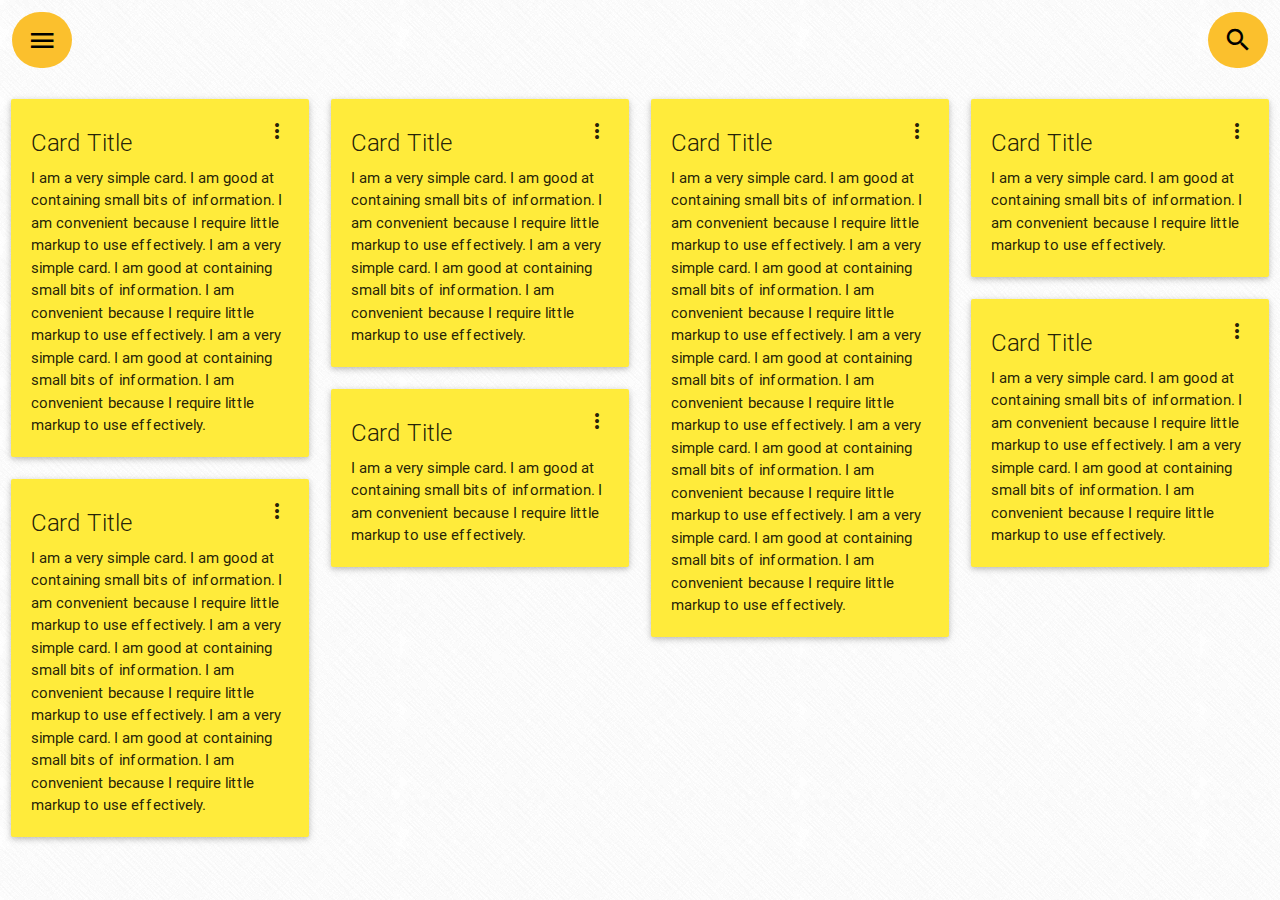
<file: previous_index.html>
<!DOCTYPE html>
<html lang="en">
<head>
    <meta charset="UTF-8">
    <title>Accueil</title>
    <link rel="stylesheet" href="css/materialize.min.css">
    <link rel="stylesheet" href="css/custom-css.css">
    <link href="https://fonts.googleapis.com/icon?family=Material+Icons" rel="stylesheet">

</head>
<body>


    <nav class="transparent z-depth-0">

        <ul class="right">
            <li><a href="#" class="open-searchbar"><i class="material-icons">search</i></a></li>
        </ul>

        <ul id="slide-out" class="side-nav">
            <li><a href="create_note.html">Add a note</a></li>
            <li><a href="map.html">View users location</a></li>
        </ul>

        <ul class="left">
            <li> <a href="#" data-activates="slide-out" class="open-sidenav"><i class="mdi-navigation-menu"></i></a></li>
        </ul>
    </nav>

    <div class="modal" id="modal1" style="z-index: 1003;">
        <div class="modal-content">
            <h4>Choisir PC/portable pour transfert</h4>
            <p>
                <ul>
                    <li class="transfert_to_device" style="cursor:pointer;">PC 1</li>
                    <li class="transfert_to_device" style="cursor:pointer;">Portable 1</li>
                </ul>
            </p>
        </div>
    </div>

    <div class="modal" id="modal2" style="z-index: 1003;">
        <div class="modal-content">
            <h4>Allow user(s) to edit this note</h4>
            <p>
                <ul>
                    <li style="cursor:pointer;">
                        <input type="checkbox" class="filled-in" id="checkbox1" />
                        <label for="checkbox1">Jean Michel</label>
                    </li>
                    <li style="cursor:pointer;">
                        <input type="checkbox" class="filled-in" id="checkbox2" />
                        <label for="checkbox2">Jean Luc</label>
                    </li>
                    <li style="cursor:pointer;">
                        <input type="checkbox" class="filled-in" id="checkbox3" />
                        <label for="checkbox3">Jean Paul</label>
                    </li>
                </ul>
            </p>
        </div>
        <div class="modal-footer">
            <button class="btn add_editor_choice">Add</button>
        </div>
    </div>
    

    <div class="modal" id="modal3" style="z-index: 1003;">
        <div class="modal-content">
            <h4>Users allowed to edit this note</h4>
            <p>
                <ul>
                    <li class="add_editor_choice" style="cursor:pointer;">Michel</li>
                    <li class="add_editor_choice" style="cursor:pointer;">Luc</li>
                    <li class="add_editor_choice" style="cursor:pointer;">Paul</li>
                </ul>
            </p>
        </div>
        <div class="modal-footer">
            <button class="btn remove_rights">Remove rights</button>
            <button class="btn close_view_editors">Close</button>
        </div>
    </div>

    <div class="modal bottom-sheet" id="modal4" style="z-index: 1003;">
        <div class="modal-content">
            <h4>Rate this note</h4>
            <p>
                <div class="rating rating_stars">
                    <span>☆</span><span>☆</span><span>☆</span><span>☆</span><span>☆</span>
                </div>
            </p>
        </div>
    </div>

    <!-- Rate Modal Structure -->
    <div id="modal_rate" class="modal bottom-sheet">
        <div class="modal-content">
            <h4>Rate it boy !</h4>
            <div class="divider"></div>
            <div class="row rating-modal-content">
                <div class="col star-item s2 push-s2"><i class="material-icons medium">star</i></div>
                <div class="col star-item s2 push-s2"><i class="material-icons medium">star</i></div>
                <div class="col star-item s2 push-s2"><i class="material-icons medium">star</i></div>
                <div class="col star-item s2 push-s2"><i class="material-icons medium">star</i></div>
                <div class="col star-item s2 push-s2"><i class="material-icons medium">star</i></div>
            </div>
        </div>
    </div>


    <div class="row">

        <div class="col s12 m4 l3 note-item">
            <div class="card yellow hoverable">
                <div class="card-content text-darken-1">
                    <span class="card-title activator">Card Title
                        <i class="material-icons right">more_vert</i>
                    </span>
                    <p>I am a very simple card. I am good at containing small bits of information.
                        I am convenient because I require little markup to use effectively.
                        I am a very simple card. I am good at containing small bits of information.
                        I am convenient because I require little markup to use effectively.
                        I am a very simple card. I am good at containing small bits of information.
                        I am convenient because I require little markup to use effectively.
                    </p>
                </div>

                <div class="card-reveal" style="display: none; transform: translateY(0px);">
                    <span class="card-title grey-text text-darken-4">
                        <div class="card-options-title">Some options<i class="material-icons right">close</i></div>
                    </span>

                    <div class="row">
                        <div class="col s3">
                            <div class="center view_editors" style="cursor: pointer;"><i class="mdi-social-group small"></i></div>
                            <div class="center">Editors</div>
                        </div>

                        <div class="col s3">
                            <div class="center add_editors" style="cursor: pointer;"><i class="mdi-social-group-add small"></i></div>
                            <div class="center">Manage</div>
                        </div>

                        <div class="col s3">
                            <div class="center transfert" style="cursor: pointer;"><i class="mdi-content-forward small"></i></div>
                            <div class="center">Send</div>
                        </div>

                        <div class="col s3">
                            <a class="modal-rate" href="#modal_rate"><div class="center rate" style="cursor: pointer;"><i class="mdi-action-stars small"></i></div></a>
                            <div class="center">Rate it</div>
                        </div>
                    </div>
                </div>
            </div>
        </div>

        <div class="col s12 m4 l3 note-item">
            <div class="card yellow hoverable">
                <div class="card-content text-darken-1">
                    <span class="card-title activator">Card Title
                        <i class="material-icons right">more_vert</i>
                    </span>
                    <p>I am a very simple card. I am good at containing small bits of information.
                        I am convenient because I require little markup to use effectively.
                        I am a very simple card. I am good at containing small bits of information.
                        I am convenient because I require little markup to use effectively.
                    </p>
                </div>

                <div class="card-reveal" style="display: none; transform: translateY(0px);">
                    <span class="card-title grey-text text-darken-4">
                        <div class="card-options-title">Some options<i class="material-icons right">close</i></div>
                    </span>

                    <div class="row">
                        <div class="col s3">
                            <div class="center view_editors" style="cursor: pointer;"><i class="mdi-social-group small"></i></div>
                            <div class="center">Editors</div>
                        </div>

                        <div class="col s3">
                            <div class="center add_editors" style="cursor: pointer;"><i class="mdi-social-group-add small"></i></div>
                            <div class="center">Manage</div>
                        </div>

                        <div class="col s3">
                            <div class="center transfert" style="cursor: pointer;"><i class="mdi-content-forward small"></i></div>
                            <div class="center">Send</div>
                        </div>

                        <div class="col s3">
                            <a class="modal-rate" href="#modal_rate"><div class="center rate" style="cursor: pointer;"><i class="mdi-action-stars small"></i></div></a>
                            <div class="center">Rate it</div>
                        </div>
                    </div>
                </div>
            </div>
        </div>

        <div class="col s12 m4 l3 note-item">
            <div class="card yellow hoverable">
                <div class="card-content text-darken-1">
                    <span class="card-title activator">Card Title
                        <i class="material-icons right">more_vert</i>
                    </span>
                    <p>I am a very simple card. I am good at containing small bits of information.
                        I am convenient because I require little markup to use effectively.
                        I am a very simple card. I am good at containing small bits of information.
                        I am convenient because I require little markup to use effectively.
                        I am a very simple card. I am good at containing small bits of information.
                        I am convenient because I require little markup to use effectively.
                        I am a very simple card. I am good at containing small bits of information.
                        I am convenient because I require little markup to use effectively.
                        I am a very simple card. I am good at containing small bits of information.
                        I am convenient because I require little markup to use effectively.
                    </p>
                </div>

                <div class="card-reveal" style="display: none; transform: translateY(0px);">
                    <span class="card-title grey-text text-darken-4">
                        <div class="card-options-title">Some options<i class="material-icons right">close</i></div>
                    </span>

                    <div class="row">
                        <div class="col s3">
                            <div class="center view_editors" style="cursor: pointer;"><i class="mdi-social-group small"></i></div>
                            <div class="center">Editors</div>
                        </div>

                        <div class="col s3">
                            <div class="center add_editors" style="cursor: pointer;"><i class="mdi-social-group-add small"></i></div>
                            <div class="center">Manage</div>
                        </div>

                        <div class="col s3">
                            <div class="center transfert" style="cursor: pointer;"><i class="mdi-content-forward small"></i></div>
                            <div class="center">Send</div>
                        </div>

                        <div class="col s3">
                            <a class="modal-rate" href="#modal_rate"><div class="center rate" style="cursor: pointer;"><i class="mdi-action-stars small"></i></div></a>
                            <div class="center">Rate it</div>
                        </div>
                    </div>
                </div>

            </div>
        </div>

        <div class="col s12 m4 l3 note-item">
            <div class="card yellow hoverable">
                <div class="card-content text-darken-1">
                    <span class="card-title activator">Card Title
                        <i class="material-icons right">more_vert</i>
                    </span>
                    <p>I am a very simple card. I am good at containing small bits of information.
                        I am convenient because I require little markup to use effectively.
                    </p>
                </div>

                <div class="card-reveal" style="display: none; transform: translateY(0px);">
                    <span class="card-title grey-text text-darken-4">
                        <div class="card-options-title">Some options<i class="material-icons right">close</i></div>
                    </span>

                    <div class="row">
                        <div class="col s3">
                            <div class="center view_editors" style="cursor: pointer;"><i class="mdi-social-group small"></i></div>
                            <div class="center">Editors</div>
                        </div>

                        <div class="col s3">
                            <div class="center add_editors" style="cursor: pointer;"><i class="mdi-social-group-add small"></i></div>
                            <div class="center">Manage</div>
                        </div>

                        <div class="col s3">
                            <div class="center transfert" style="cursor: pointer;"><i class="mdi-content-forward small"></i></div>
                            <div class="center">Send</div>
                        </div>

                        <div class="col s3">
                            <a class="modal-rate" href="#modal_rate"><div class="center rate" style="cursor: pointer;"><i class="mdi-action-stars small"></i></div></a>
                            <div class="center">Rate it</div>
                        </div>
                    </div>
                </div>
            </div>
        </div>

        <div class="col s12 m4 l3 note-item">
            <div class="card yellow hoverable">
                <div class="card-content text-darken-1">
                    <span class="card-title activator">Card Title
                        <i class="material-icons right">more_vert</i>
                    </span>
                    <p>I am a very simple card. I am good at containing small bits of information.
                        I am convenient because I require little markup to use effectively.
                        I am a very simple card. I am good at containing small bits of information.
                        I am convenient because I require little markup to use effectively.
                    </p>
                </div>

                <div class="card-reveal" style="display: none; transform: translateY(0px);">
                    <span class="card-title grey-text text-darken-4">
                        <div class="card-options-title">Some options<i class="material-icons right">close</i></div>
                    </span>

                    <div class="row">
                        <div class="col s3">
                            <div class="center view_editors" style="cursor: pointer;"><i class="mdi-social-group small"></i></div>
                            <div class="center">Editors</div>
                        </div>

                        <div class="col s3">
                            <div class="center add_editors" style="cursor: pointer;"><i class="mdi-social-group-add small"></i></div>
                            <div class="center">Manage</div>
                        </div>

                        <div class="col s3">
                            <div class="center transfert" style="cursor: pointer;"><i class="mdi-content-forward small"></i></div>
                            <div class="center">Send</div>
                        </div>

                        <div class="col s3">
                            <a class="modal-rate" href="#modal_rate"><div class="center rate" style="cursor: pointer;"><i class="mdi-action-stars small"></i></div></a>
                            <div class="center">Rate it</div>
                        </div>
                    </div>
                </div>
            </div>
        </div>

        <div class="col s12 m4 l3 note-item">
            <div class="card yellow hoverable">
                <div class="card-content text-darken-1">
                    <span class="card-title activator">Card Title
                        <i class="material-icons right">more_vert</i>
                    </span>
                    <p>I am a very simple card. I am good at containing small bits of information.
                        I am convenient because I require little markup to use effectively.
                    </p>
                </div>

                <div class="card-reveal" style="display: none; transform: translateY(0px);">
                    <span class="card-title grey-text text-darken-4">
                        <div class="card-options-title">Some options<i class="material-icons right">close</i></div>
                    </span>

                    <div class="row">
                        <div class="col s3">
                            <div class="center view_editors" style="cursor: pointer;"><i class="mdi-social-group small"></i></div>
                            <div class="center">Editors</div>
                        </div>

                        <div class="col s3">
                            <div class="center add_editors" style="cursor: pointer;"><i class="mdi-social-group-add small"></i></div>
                            <div class="center">Manage</div>
                        </div>

                        <div class="col s3">
                            <div class="center transfert" style="cursor: pointer;"><i class="mdi-content-forward small"></i></div>
                            <div class="center">Send</div>
                        </div>

                        <div class="col s3">
                            <a class="modal-rate" href="#modal_rate"><div class="center rate" style="cursor: pointer;"><i class="mdi-action-stars small"></i></div></a>
                            <div class="center">Rate it</div>
                        </div>
                    </div>
                </div>
            </div>
        </div>

        <div class="col s12 m4 l3 note-item">
            <div class="card yellow hoverable">
                <div class="card-content text-darken-1">
                    <span class="card-title activator">Card Title
                        <i class="material-icons right">more_vert</i>
                    </span>
                    <p>I am a very simple card. I am good at containing small bits of information.
                        I am convenient because I require little markup to use effectively.
                        I am a very simple card. I am good at containing small bits of information.
                        I am convenient because I require little markup to use effectively.
                        I am a very simple card. I am good at containing small bits of information.
                        I am convenient because I require little markup to use effectively.
                    </p>
                </div>

                <div class="card-reveal" style="display: none; transform: translateY(0px);">
                    <span class="card-title grey-text text-darken-4">
                        <div class="card-options-title">Some options<i class="material-icons right">close</i></div>
                    </span>

                    <div class="row">
                        <div class="col s3">
                            <div class="center view_editors" style="cursor: pointer;"><i class="mdi-social-group small"></i></div>
                            <div class="center">Editors</div>
                        </div>

                        <div class="col s3">
                                <div class="center add_editors" style="cursor: pointer;"><i class="mdi-social-group-add small"></i></div>
                                <div class="center">Manage</div>
                        </div>

                        <div class="col s3">
                                <div class="center transfert" style="cursor: pointer;"><i class="mdi-content-forward small"></i></div>
                                <div class="center">Send</div>
                        </div>

                        <div class="col s3">
                                <div class="center rate" style="cursor: pointer;"><i class="mdi-action-stars small"></i></div>
                                <div class="center">Rate</div>
                        </div>
                    </div>
                </div>

            </div>
        </div>
    </div>

    <script src="js/jquery.js"></script>
    <script src="js/materialize.min.js"></script>
    <script src="js/massonry.js"></script>
    <script src="js/isotope.js"></script>
    <script src="js/custom-interface.js"></script>

    <script>
    $(document).ready(function () {

        $('.row').masonry({
            itemSelector: '.note-item',
            percentPosition: true,
        });

        $('.delete').click(function(){
            Materialize.toast('Note deleted !', 4000)

            $(this).parents('.card').remove();
        });

        $('.transfert').click(function(){

            $('#modal1').css('display', 'block');
        });

        $('.transfert_to_device').click(function(){
            $('#modal1').css('display', 'none');
            Materialize.toast('Note sent !', 4000)

        });

        $('.add_editors').click(function(){

            $('#modal2').css('display', 'block');
        });


        $('.add_editor_choice').click(function(){
            $('#modal2').css('display', 'none');
            Materialize.toast('User(s) add !', 4000)

        });

        $('.view_editors').click(function(){

            $('#modal3').css('display', 'block');
        });

        $('.close_view_editors').click(function(){

            $('#modal3').css('display', 'none');
        });

        $('.rate').click(function(){

            $('#modal4').css('display', 'block');
        });

        $('.rating_stars').click(function(){

            $('#modal4').css('display', 'none');
            Materialize.toast('Note rated !', 4000)

        });
    });
</script>
</body>
</html>
</file>
<file: css/custom-css.css>
/*

========================================================
 Background patterns are downloaded from www.subtlepatterns.com
 If you need more, that's where to get'em.
 ========================================================

*/

body
{
    background-image: url("../img/crossword.png");
}

.overlay-note
{
    position: fixed;
    top: 0;
    left: 0;
    width: 100%;
    height: 100%;
    background-color: #000;
    filter:alpha(opacity=50);
    -moz-opacity:0.5;
    -khtml-opacity: 0.5;
    opacity: 0.5;
    z-index: 9;
    display: none;
}

#content
{
    background-color: whitesmoke;
    height: 40rem !important;

}

/** Styling of the notes **/

.card-footer
{
    margin: 25px 0 30px 0;
}

.small-details
{
    font-size: 12px;
}

.options-activator
{
    padding-top: 17px;
    padding-right: 10px;
    cursor: pointer;
}

.card-content
{
    cursor: pointer;
}

.modified-note
{
    background-color :#c62828;
}

.modified-note-icon
{
    vertical-align:middle;
    background-color:yellow;
    border-radius: 14px;
    padding:3px;
    margin : 0 0 3px 10px;
}

.edit-note
{
    margin-right: 10px;
    vertical-align: sub;
    color: #424242;
}

.collaborators
{
    margin-bottom: 10px;
}

.chip
{
    margin-right: 10px !important;
}

/** Styling of the notes **/




/** Styling for the navbar **/


nav ul a:hover
{
    background-color: transparent;
}

.user-details
{
    height: 120px;
    background: url(../img/24.jpg) -108% 22%;
    color: #444444;
}

.user-avatar
{
    margin: -10px 0 0 0;
}

.user-avatar img
{
    float: left;
    width: 64px;
    margin: 37px 0 0 19px;
}

.user-name
{
    display: inline-block;
    padding: 20px 0 0 0 !important;
    margin: 0 0 0 15px !important;
}

.user-rank
{
    display: block;
    padding: 0;
    margin: -40px 0 0 97px !important;
}

nav
{
    margin-bottom: 1.8rem;
}

.open-searchbar
{
    color: black;
    background-color : #fbc02d;
    margin-right: 0.8rem;
    margin-top: 0.8rem;
    margin-bottom: 0.8rem;
    border-radius: 35px;

}

.open-sidenav
{
    color : black;
    background-color : #fbc02d;
    margin-left: 0.8rem;
    margin-top: 0.8rem;
    margin-bottom: 0.8rem;
    border-radius: 35px;
}

.search-bar
{
    background-color: #fbc02d !important;
    margin: 17px -13px 0 7px !important;
    width: 450px !important;
    padding: 0 0 0 5px !important;
    transform-origin: 100% 50%;
    transform: scaleX(0);
    color: #000;
}
/** Styling for the navbar **/




/** Styling the rating stars **/

.hour{
	margin-top : 10px;
	margin-left : 20px;
}


#modal_rate
{
    height:200px;
}

.rating-modal-content
{
    margin-top: 35px;
}

.collection-item a 
{
    color: #e0e0e0;
}

.checked-star
{
    color: #FFCE1B;
}
/** Styling the rating stars **/






/** Styling share modal **/

.sendto-item
{
    cursor: Pointer;
}


.sendto-item a
{
    color : #e0e0e0;
}
/** Styling share modal **/





/** Styling add not form **/

.add-note-contaier
{
    padding: 45px 10px 10px 10px !important;
}

.color-select, .module-select
{
    padding-left: 10px !important;
}

/** Styling add note form **/


/** Styling of the cover **/

.cover
{
    position: relative;
    top: -91px !important;
    left:0 !important;
    height: 40rem;
    background: url(../img/jpg/5.jpg) 50% 50%;
    z-index: -100;
}

.cover-avatar
{
    margin-top: 15rem;
    border: 10px solid white;
    text-align: center;
}

.custom-tabs
{
    margin-top: 173px;
    width: 74% !important;
    background-color: rgba(255,255, 255, 0.6) !important;
    border-radius: 5px;
}

.custom-tabs > li > a
{
    color : #0a0a0a !important;
    font-weight: bold;
}

.indicator
{
    color: #0a0a0a !important;
}
/** Styling of the cover **/




/** Styling of the profile **/

.profil-tab
{
    padding: 35px 15px 70px 50px !important;
    margin-top: -91px !important;
}

.stats-tab
{
    margin-bottom: 250px !important;
}

/** Styling of the profile **/




/** Styling of the friends **/

.friend-card {
    padding-bottom: 0px !important;
}

.friend-card-content
{
    padding-top: 23px !important;
}

.friend-card-content img
{
    margin-right: 15px;
}

.friend-card-action
{
    position: relative;
    border : none !important;
    margin-top: -22px;
    margin-left: 230px !important;
}
/** Styling of the friends **/
</file>
